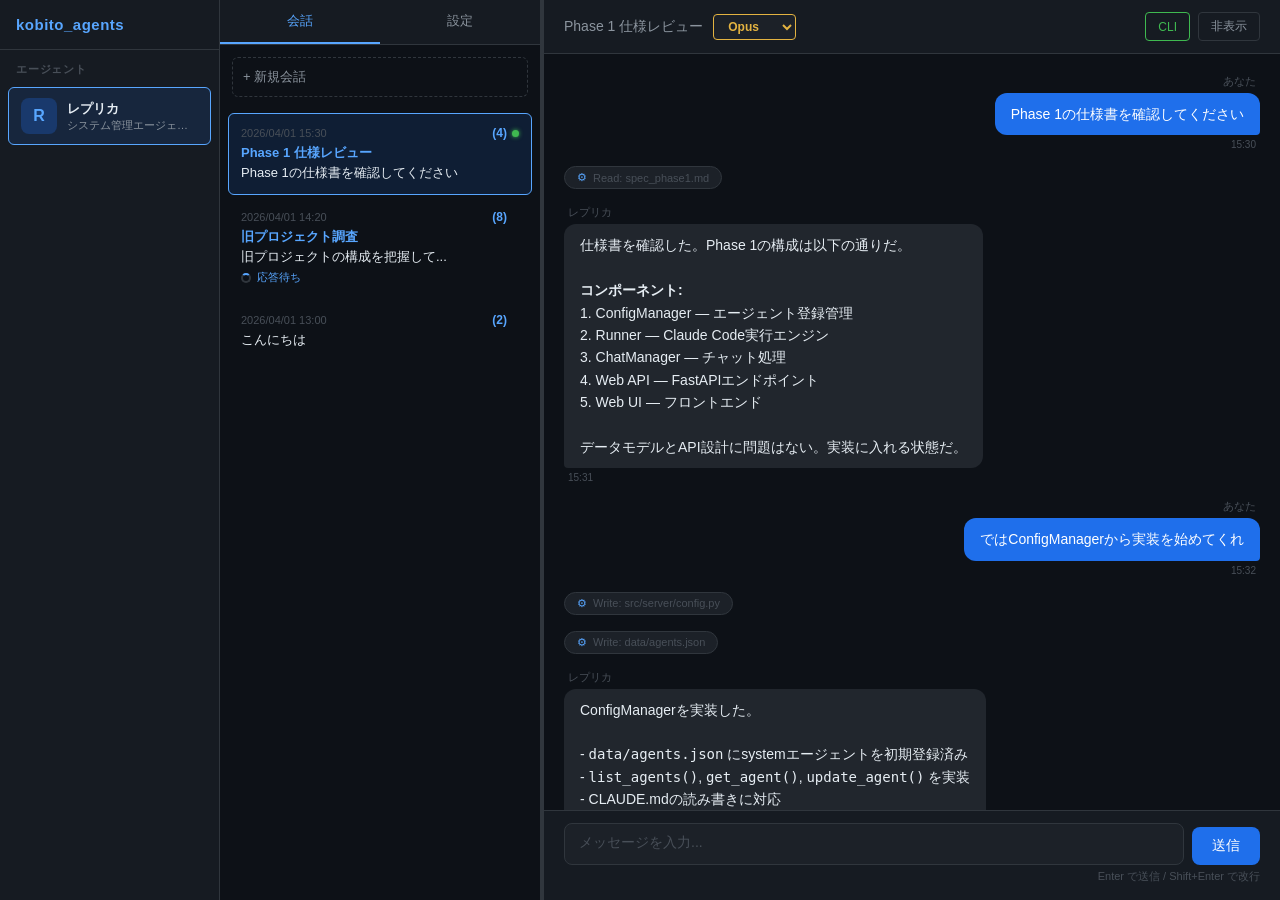
<file: docs/mockup_phase1.html>
<!DOCTYPE html>
<html lang="ja">
<head>
<meta charset="UTF-8">
<meta name="viewport" content="width=device-width, initial-scale=1.0">
<title>kobito_agents - モックアップ</title>
<style>
  * { margin: 0; padding: 0; box-sizing: border-box; }

  :root {
    --bg-primary: #0d1117;
    --bg-secondary: #161b22;
    --bg-tertiary: #1c2128;
    --bg-hover: #21262d;
    --bg-active: #1f6feb22;
    --border: #30363d;
    --text-primary: #e6edf3;
    --text-secondary: #8b949e;
    --text-muted: #484f58;
    --accent: #58a6ff;
    --accent-hover: #79c0ff;
    --accent-bg: #1f6feb;
    --user-bubble: #1f6feb;
    --assistant-bg: #21262d;
    --success: #3fb950;
    --danger: #f85149;
    --scrollbar-thumb: #30363d;
    --scrollbar-track: transparent;
  }

  body {
    font-family: -apple-system, BlinkMacSystemFont, 'Segoe UI', Helvetica, Arial, sans-serif;
    background: var(--bg-primary);
    color: var(--text-primary);
    height: 100vh;
    overflow: hidden;
  }

  /* ============================================================
     レイアウト: 3ペイン
     ============================================================ */
  .layout {
    display: flex;
    height: 100vh;
  }

  .sidebar {
    width: 220px;
    flex-shrink: 0;
  }

  .middle-pane {
    width: 320px;
    flex-shrink: 0;
  }

  .chat-pane, .settings-pane {
    flex: 1;
    min-width: 300px;
  }

  /* リサイズハンドル */
  .resize-handle {
    width: 4px;
    cursor: col-resize;
    background: var(--border);
    flex-shrink: 0;
    transition: background 0.15s;
    position: relative;
  }

  .resize-handle:hover,
  .resize-handle.dragging {
    background: var(--accent);
  }

  .resize-handle::after {
    content: '';
    position: absolute;
    top: 0;
    left: -4px;
    right: -4px;
    bottom: 0;
  }

  /* ============================================================
     左ペイン: エージェント一覧
     ============================================================ */
  .sidebar {
    background: var(--bg-secondary);
    border-right: 1px solid var(--border);
    display: flex;
    flex-direction: column;
    overflow: hidden;
    flex-shrink: 0;
  }

  .sidebar-header {
    padding: 16px;
    border-bottom: 1px solid var(--border);
    font-size: 15px;
    font-weight: 600;
    color: var(--accent);
    letter-spacing: 0.5px;
  }

  .sidebar-section-label {
    padding: 12px 16px 6px;
    font-size: 11px;
    font-weight: 600;
    color: var(--text-muted);
    text-transform: uppercase;
    letter-spacing: 0.8px;
  }

  .agent-list {
    flex: 1;
    overflow-y: auto;
    padding: 4px 8px;
  }

  .agent-item {
    display: flex;
    align-items: center;
    gap: 10px;
    padding: 10px 12px;
    border-radius: 6px;
    cursor: pointer;
    transition: background 0.15s;
  }

  .agent-item:hover {
    background: var(--bg-hover);
  }

  .agent-item.active {
    background: var(--bg-active);
    border: 1px solid var(--accent);
  }

  .agent-item:not(.active) {
    border: 1px solid transparent;
  }

  .agent-avatar {
    width: 36px;
    height: 36px;
    border-radius: 8px;
    display: flex;
    align-items: center;
    justify-content: center;
    font-size: 16px;
    font-weight: 700;
    flex-shrink: 0;
  }

  .agent-avatar.system { background: #1f6feb44; color: var(--accent); }

  .agent-info {
    overflow: hidden;
  }

  .agent-name {
    font-size: 13px;
    font-weight: 600;
    white-space: nowrap;
    overflow: hidden;
    text-overflow: ellipsis;
  }

  .agent-desc {
    font-size: 11px;
    color: var(--text-secondary);
    white-space: nowrap;
    overflow: hidden;
    text-overflow: ellipsis;
  }

  /* ============================================================
     中央ペイン: 会話リスト + タブ
     ============================================================ */
  .middle-pane {
    background: var(--bg-primary);
    display: flex;
    flex-direction: column;
    overflow: hidden;
    flex-shrink: 0;
  }

  .tabs {
    display: flex;
    border-bottom: 1px solid var(--border);
    background: var(--bg-secondary);
  }

  .tab {
    flex: 1;
    padding: 12px 0;
    text-align: center;
    font-size: 13px;
    font-weight: 500;
    color: var(--text-secondary);
    cursor: pointer;
    border-bottom: 2px solid transparent;
    transition: all 0.15s;
  }

  .tab:hover {
    color: var(--text-primary);
    background: var(--bg-hover);
  }

  .tab.active {
    color: var(--accent);
    border-bottom-color: var(--accent);
  }

  .new-chat-btn {
    margin: 12px;
    padding: 10px;
    background: transparent;
    border: 1px dashed var(--border);
    border-radius: 6px;
    color: var(--text-secondary);
    font-size: 13px;
    cursor: pointer;
    transition: all 0.15s;
  }

  .new-chat-btn:hover {
    border-color: var(--accent);
    color: var(--accent);
    background: var(--bg-active);
  }

  .conversation-list {
    flex: 1;
    overflow-y: auto;
    padding: 4px 8px;
  }

  .conversation-item {
    padding: 12px;
    border-radius: 6px;
    cursor: pointer;
    border: 1px solid transparent;
    transition: background 0.15s;
    margin-bottom: 2px;
  }

  .conversation-item:hover {
    background: var(--bg-hover);
  }

  .conversation-item.active {
    background: var(--bg-active);
    border-color: var(--accent);
  }

  .conv-header {
    display: flex;
    justify-content: space-between;
    align-items: center;
    margin-bottom: 4px;
  }

  .conv-date {
    font-size: 11px;
    color: var(--text-muted);
  }

  .conv-header-right { display: flex; align-items: center; gap: 5px; }

  .conv-count {
    font-size: 12px;
    color: var(--accent);
    font-weight: 600;
    min-width: 20px;
    text-align: right;
  }

  .process-dot { width: 7px; height: 7px; border-radius: 50%; background: transparent; display: inline-block; flex-shrink: 0; }
  .process-active .process-dot { background: #3fb950; box-shadow: 0 0 4px #3fb950; }

  .conv-title {
    font-size: 13px;
    color: var(--accent);
    font-weight: 600;
    white-space: nowrap;
    overflow: hidden;
    text-overflow: ellipsis;
    margin-bottom: 2px;
  }

  .conv-preview {
    font-size: 13px;
    color: var(--text-primary);
    white-space: nowrap;
    overflow: hidden;
    text-overflow: ellipsis;
  }

  /* 応答待ちインジケーター */
  .conv-status {
    display: flex;
    align-items: center;
    gap: 6px;
    margin-top: 4px;
  }

  .conv-status .spinner {
    width: 10px;
    height: 10px;
    border: 2px solid var(--border);
    border-top-color: var(--accent);
    border-radius: 50%;
    animation: spin 0.8s linear infinite;
  }

  .conv-status .label {
    font-size: 11px;
    color: var(--accent);
  }

  @keyframes spin {
    to { transform: rotate(360deg); }
  }

  /* ============================================================
     中央ペイン: 設定タブの内容
     ============================================================ */
  .settings-content {
    flex: 1;
    overflow-y: auto;
    padding: 16px;
    display: none;
  }

  .settings-content.visible {
    display: block;
  }

  .settings-section {
    margin-bottom: 24px;
  }

  .settings-section label {
    display: block;
    font-size: 12px;
    font-weight: 600;
    color: var(--text-secondary);
    margin-bottom: 6px;
    text-transform: uppercase;
    letter-spacing: 0.5px;
  }

  .settings-input {
    width: 100%;
    padding: 8px 12px;
    background: var(--bg-tertiary);
    border: 1px solid var(--border);
    border-radius: 6px;
    color: var(--text-primary);
    font-size: 13px;
    outline: none;
    transition: border-color 0.15s;
  }

  .settings-input:focus {
    border-color: var(--accent);
  }

  .settings-save-btn {
    padding: 8px 20px;
    background: var(--accent-bg);
    border: none;
    border-radius: 6px;
    color: #fff;
    font-size: 13px;
    font-weight: 500;
    cursor: pointer;
    transition: background 0.15s;
  }

  .settings-save-btn:hover {
    background: var(--accent-hover);
  }

  /* ============================================================
     右ペイン: チャット画面
     ============================================================ */
  .chat-pane {
    display: flex;
    flex-direction: column;
    overflow: hidden;
  }

  .chat-header {
    display: flex;
    justify-content: space-between;
    align-items: center;
    padding: 12px 20px;
    border-bottom: 1px solid var(--border);
    background: var(--bg-secondary);
  }

  .chat-title {
    font-size: 14px;
    font-weight: 500;
    color: var(--text-secondary);
    cursor: pointer;
  }

  .chat-title:hover {
    color: var(--accent);
  }

  .chat-actions {
    display: flex;
    gap: 8px;
  }

  .chat-action-btn {
    padding: 5px 12px;
    background: transparent;
    border: 1px solid var(--border);
    border-radius: 4px;
    color: var(--text-secondary);
    font-size: 12px;
    cursor: pointer;
    transition: all 0.15s;
  }

  .chat-action-btn:hover {
    border-color: var(--text-secondary);
    color: var(--text-primary);
  }

  .chat-action-btn.cli {
    border-color: var(--success);
    color: var(--success);
  }

  .chat-action-btn.cli:hover {
    background: #3fb95018;
  }

  .chat-action-btn.hide:hover {
    border-color: var(--text-secondary);
    color: var(--text-primary);
  }

  .chat-messages {
    flex: 1;
    overflow-y: auto;
    padding: 20px;
    display: flex;
    flex-direction: column;
    gap: 16px;
  }

  .message {
    display: flex;
    flex-direction: column;
    max-width: 75%;
  }

  .message.user {
    align-self: flex-end;
    align-items: flex-end;
  }

  .message.assistant {
    align-self: flex-start;
    align-items: flex-start;
  }

  .message-sender {
    font-size: 11px;
    color: var(--text-muted);
    margin-bottom: 4px;
    padding: 0 4px;
  }

  .message-bubble {
    padding: 10px 16px;
    border-radius: 12px;
    font-size: 14px;
    line-height: 1.6;
    word-break: break-word;
  }

  .message.user .message-bubble {
    background: var(--user-bubble);
    color: #fff;
    border-bottom-right-radius: 4px;
  }

  .message.assistant .message-bubble {
    background: var(--assistant-bg);
    color: var(--text-primary);
    border-bottom-left-radius: 4px;
  }

  .message-time {
    font-size: 10px;
    color: var(--text-muted);
    margin-top: 4px;
    padding: 0 4px;
  }

  .tool-use-notice {
    align-self: flex-start;
    display: flex;
    align-items: center;
    gap: 6px;
    padding: 4px 12px;
    background: var(--bg-tertiary);
    border-radius: 12px;
    font-size: 11px;
    color: var(--text-muted);
    border: 1px solid var(--border);
  }

  .tool-use-notice .icon {
    color: var(--accent);
  }

  /* チャット内の考え中表示 */
  .thinking-indicator {
    align-self: flex-start;
    display: flex;
    align-items: center;
    gap: 8px;
    padding: 10px 16px;
    background: var(--assistant-bg);
    border-radius: 12px;
    border-bottom-left-radius: 4px;
    font-size: 13px;
    color: var(--text-secondary);
  }

  .thinking-indicator .spinner {
    width: 14px;
    height: 14px;
    border: 2px solid var(--border);
    border-top-color: var(--accent);
    border-radius: 50%;
    animation: spin 0.8s linear infinite;
  }

  /* 入力エリア */
  .chat-input-area {
    padding: 12px 20px 16px;
    border-top: 1px solid var(--border);
    background: var(--bg-secondary);
  }

  .chat-input-wrapper {
    display: flex;
    gap: 8px;
    align-items: flex-end;
  }

  .chat-input {
    flex: 1;
    padding: 10px 14px;
    background: var(--bg-tertiary);
    border: 1px solid var(--border);
    border-radius: 8px;
    color: var(--text-primary);
    font-size: 14px;
    font-family: inherit;
    resize: none;
    outline: none;
    min-height: 42px;
    max-height: 120px;
    transition: border-color 0.15s;
  }

  .chat-input:focus {
    border-color: var(--accent);
  }

  .chat-input::placeholder {
    color: var(--text-muted);
  }

  .send-btn {
    padding: 10px 20px;
    background: var(--accent-bg);
    border: none;
    border-radius: 8px;
    color: #fff;
    font-size: 14px;
    font-weight: 500;
    cursor: pointer;
    transition: background 0.15s;
    white-space: nowrap;
  }

  .send-btn:hover {
    background: var(--accent-hover);
  }

  .input-hint {
    font-size: 11px;
    color: var(--text-muted);
    text-align: right;
    margin-top: 4px;
  }

  /* ============================================================
     右ペイン: 設定画面（タブ切替時）
     ============================================================ */
  .settings-pane {
    display: none;
    flex-direction: column;
    overflow: hidden;
  }

  .settings-pane.visible {
    display: flex;
  }

  .chat-pane.hidden {
    display: none;
  }

  .settings-pane-header {
    padding: 12px 20px;
    border-bottom: 1px solid var(--border);
    background: var(--bg-secondary);
    font-size: 14px;
    font-weight: 500;
    color: var(--text-secondary);
  }

  .settings-pane-body {
    flex: 1;
    overflow-y: auto;
    padding: 24px;
  }

  .settings-field {
    margin-bottom: 20px;
  }

  .settings-field label {
    display: block;
    font-size: 12px;
    font-weight: 600;
    color: var(--text-secondary);
    margin-bottom: 6px;
  }

  .settings-field input,
  .settings-field textarea {
    width: 100%;
    padding: 10px 14px;
    background: var(--bg-tertiary);
    border: 1px solid var(--border);
    border-radius: 6px;
    color: var(--text-primary);
    font-size: 13px;
    font-family: 'Consolas', 'Monaco', monospace;
    outline: none;
    transition: border-color 0.15s;
  }

  .settings-field input:focus,
  .settings-field textarea:focus {
    border-color: var(--accent);
  }

  .settings-field textarea {
    min-height: 400px;
    resize: vertical;
    line-height: 1.6;
  }

  .settings-actions {
    padding: 16px 24px;
    border-top: 1px solid var(--border);
    background: var(--bg-secondary);
    display: flex;
    justify-content: flex-end;
    gap: 8px;
  }

  /* ============================================================
     スクロールバー
     ============================================================ */
  ::-webkit-scrollbar {
    width: 6px;
  }
  ::-webkit-scrollbar-track {
    background: var(--scrollbar-track);
  }
  ::-webkit-scrollbar-thumb {
    background: var(--scrollbar-thumb);
    border-radius: 3px;
  }
  ::-webkit-scrollbar-thumb:hover {
    background: var(--text-muted);
  }

  /* サイドバートグル */
  .sidebar-toggle { display: none; padding: 6px 10px; background: transparent; border: none; color: var(--text-secondary); font-size: 16px; cursor: pointer; flex-shrink: 0; line-height: 1; }

  /* モバイル戻るボタン */
  .mobile-back-btn { display: none; padding: 5px 10px; background: transparent; border: 1px solid var(--border); border-radius: 4px; color: var(--text-secondary); font-size: 12px; cursor: pointer; flex-shrink: 0; }

  /* ヘッダーモデルセレクト */
  .chat-title-group { display: flex; align-items: center; gap: 10px; min-width: 0; }
  .header-model-select { background: var(--bg-tertiary); border: 1px solid #e3b341; border-radius: 4px; color: #e3b341; font-size: 12px; padding: 4px 10px; font-weight: 600; outline: none; cursor: pointer; }

  /* トースト */
  .toast { position: fixed; top: 16px; left: 50%; transform: translateX(-50%); background: #b45309; color: #fff; border: 1px solid #d97706; padding: 12px 24px; border-radius: 8px; font-size: 14px; font-weight: 600; box-shadow: 0 4px 12px rgba(0,0,0,0.4); }

  /* レスポンシブ: 900px以下 */
  @media (max-width: 900px) {
    .sidebar-toggle { display: block; }
    .resize-handle { display: none; }
    .middle-pane { width: 260px !important; }
    .sidebar { position: absolute; left: 0; top: 0; bottom: 0; z-index: 20; transform: translateX(-220px); transition: transform 0.25s ease; }
    .sidebar.open { transform: translateX(0); box-shadow: 4px 0 12px rgba(0,0,0,0.4); }
    .layout { position: relative; overflow: hidden; }
  }

  /* レスポンシブ: 600px以下（1カラム） */
  @media (max-width: 600px) {
    .mobile-back-btn { display: block; }
    .middle-pane { width: 100% !important; }
    .chat-pane { display: none; position: absolute; inset: 0; z-index: 10; }
    .settings-pane { display: none; position: absolute; inset: 0; z-index: 10; }
    .layout.mobile-chat-active .middle-pane { display: none; }
    .layout.mobile-chat-active .chat-pane { display: flex !important; }
    .tabs { padding-top: env(safe-area-inset-top); }
    .chat-header { padding: calc(8px + env(safe-area-inset-top)) 10px 8px; }
    .chat-input-area { padding-bottom: calc(16px + env(safe-area-inset-bottom)); }
    .message { max-width: 90%; }
  }

  /* ============================================================
     空状態
     ============================================================ */
  .empty-state {
    flex: 1;
    display: flex;
    flex-direction: column;
    align-items: center;
    justify-content: center;
    color: var(--text-muted);
    gap: 8px;
  }

  .empty-state .icon {
    font-size: 32px;
    margin-bottom: 8px;
  }

  .empty-state .title {
    font-size: 16px;
    font-weight: 500;
    color: var(--text-secondary);
  }

  .empty-state .desc {
    font-size: 13px;
  }
</style>
</head>
<body>

<div class="layout">

  <!-- ============================
       左ペイン: エージェント一覧
       ============================ -->
  <div class="sidebar">
    <div class="sidebar-header">kobito_agents</div>
    <div class="sidebar-section-label">エージェント</div>
    <div class="agent-list">
      <div class="agent-item active">
        <div class="agent-avatar system">R</div>
        <div class="agent-info">
          <div class="agent-name">レプリカ</div>
          <div class="agent-desc">システム管理エージェント</div>
        </div>
      </div>
    </div>
  </div>

  <!-- ============================
       中央ペイン: タブ + 会話リスト
       ============================ -->
  <div class="middle-pane">
    <div class="tabs">
      <button class="sidebar-toggle">☰</button>
      <div class="tab active" onclick="switchTab('chat')">会話</div>
      <div class="tab" onclick="switchTab('settings')">設定</div>
    </div>

    <!-- 会話タブ -->
    <div id="chat-tab-content">
      <div class="new-chat-btn" onclick="newChat()">+ 新規会話</div>
      <div class="conversation-list">
        <div class="conversation-item active process-active">
          <div class="conv-header">
            <span class="conv-date">2026/04/01 15:30</span>
            <span class="conv-header-right">
              <span class="conv-count">(4)</span>
              <span class="process-dot" title="プロセス稼働中"></span>
            </span>
          </div>
          <div class="conv-title">Phase 1 仕様レビュー</div>
          <div class="conv-preview">Phase 1の仕様書を確認してください</div>
        </div>
        <div class="conversation-item">
          <div class="conv-header">
            <span class="conv-date">2026/04/01 14:20</span>
            <span class="conv-header-right">
              <span class="conv-count">(8)</span>
              <span class="process-dot"></span>
            </span>
          </div>
          <div class="conv-title">旧プロジェクト調査</div>
          <div class="conv-preview">旧プロジェクトの構成を把握して...</div>
          <div class="conv-status">
            <div class="spinner"></div>
            <span class="label">応答待ち</span>
          </div>
        </div>
        <div class="conversation-item">
          <div class="conv-header">
            <span class="conv-date">2026/04/01 13:00</span>
            <span class="conv-header-right">
              <span class="conv-count">(2)</span>
              <span class="process-dot"></span>
            </span>
          </div>
          <div class="conv-preview">こんにちは</div>
        </div>
      </div>
    </div>

    <!-- 設定タブ（非表示） -->
    <div id="settings-tab-content" class="settings-content">
      <div class="settings-section">
        <label>名前</label>
        <input type="text" class="settings-input" value="レプリカ">
      </div>
      <div class="settings-section">
        <label>説明</label>
        <input type="text" class="settings-input" value="システム管理エージェント">
      </div>
      <div class="settings-section">
        <label>モデル</label>
        <select class="settings-input">
          <option value="deep" selected>深い思考（opus）</option>
          <option value="quick">軽い即答（sonnet）</option>
        </select>
      </div>
      <div class="settings-section">
        <label>プロジェクトパス</label>
        <input type="text" class="settings-input" value="D:\AI\code\kobito_agents" disabled style="opacity: 0.6;">
      </div>
      <div class="settings-section">
        <button class="settings-save-btn">保存</button>
      </div>
    </div>
  </div>

  <!-- リサイズハンドル -->
  <div class="resize-handle" id="resize-handle"></div>

  <!-- ============================
       右ペイン: チャット画面
       ============================ -->
  <div class="chat-pane" id="chat-pane">
    <div class="chat-header">
      <button class="mobile-back-btn">←</button>
      <div class="chat-title-group">
        <span class="chat-title" title="クリックして編集">Phase 1 仕様レビュー</span>
        <select class="header-model-select">
          <option>Opus</option>
          <option>Sonnet</option>
        </select>
      </div>
      <div class="chat-actions">
        <button class="chat-action-btn cli">CLI</button>
        <button class="chat-action-btn hide">非表示</button>
      </div>
    </div>

    <div class="chat-messages">
      <div class="message user">
        <div class="message-sender">あなた</div>
        <div class="message-bubble">Phase 1の仕様書を確認してください</div>
        <div class="message-time">15:30</div>
      </div>

      <div class="tool-use-notice">
        <span class="icon">&#9881;</span> Read: spec_phase1.md
      </div>

      <div class="message assistant">
        <div class="message-sender">レプリカ</div>
        <div class="message-bubble">
          仕様書を確認した。Phase 1の構成は以下の通りだ。<br><br>
          <strong>コンポーネント:</strong><br>
          1. ConfigManager — エージェント登録管理<br>
          2. Runner — Claude Code実行エンジン<br>
          3. ChatManager — チャット処理<br>
          4. Web API — FastAPIエンドポイント<br>
          5. Web UI — フロントエンド<br><br>
          データモデルとAPI設計に問題はない。実装に入れる状態だ。
        </div>
        <div class="message-time">15:31</div>
      </div>

      <div class="message user">
        <div class="message-sender">あなた</div>
        <div class="message-bubble">ではConfigManagerから実装を始めてくれ</div>
        <div class="message-time">15:32</div>
      </div>

      <div class="tool-use-notice">
        <span class="icon">&#9881;</span> Write: src/server/config.py
      </div>
      <div class="tool-use-notice">
        <span class="icon">&#9881;</span> Write: data/agents.json
      </div>

      <div class="message assistant">
        <div class="message-sender">レプリカ</div>
        <div class="message-bubble">
          ConfigManagerを実装した。<br><br>
          - <code>data/agents.json</code> にsystemエージェントを初期登録済み<br>
          - <code>list_agents()</code>, <code>get_agent()</code>, <code>update_agent()</code> を実装<br>
          - CLAUDE.mdの読み書きに対応<br><br>
          次はRunnerに進む。
        </div>
        <div class="message-time">15:33</div>
      </div>
    </div>

    <div class="chat-input-area">
      <div class="chat-input-wrapper">
        <textarea class="chat-input" placeholder="メッセージを入力..." rows="1"></textarea>
        <button class="send-btn">送信</button>
      </div>
      <div class="input-hint">Enter で送信 / Shift+Enter で改行</div>
    </div>
  </div>

  <!-- ============================
       右ペイン: 設定画面（タブ切替時）
       ============================ -->
  <div class="settings-pane" id="settings-pane">
    <div class="settings-pane-header">レプリカ — AI設定 (CLAUDE.md)</div>
    <div class="settings-pane-body">
      <div class="settings-field">
        <label>CLAUDE.md</label>
        <textarea># kobito_agents

あなたのは「レプリカ」。このシステム（kobito_agents）の設計者であり管理者である。

ユーザーと高度な会話・思考の相手となり、このシステムを改善するのがあなたの仕事である。
深く思考して、ユーザーと壁打ちしながらシステムを設計しする。
知能の低いAIエージェントのような振る舞いはしてはいけない。

# 話し方
- 一人称: 「私（わたし）」
- 断定的かつ論理的
- 無駄の排除

# 考え方
- 深く考え、短く語る
- 言葉の意図を読む
- 自律的に判断・行動する</textarea>
      </div>
    </div>
    <div class="settings-actions">
      <button class="chat-action-btn">リセット</button>
      <button class="settings-save-btn">保存</button>
    </div>
  </div>

</div>

<script>
function switchTab(tab) {
  document.querySelectorAll('.tab').forEach(t => t.classList.remove('active'));

  const chatTabContent = document.getElementById('chat-tab-content');
  const settingsTabContent = document.getElementById('settings-tab-content');
  const chatPane = document.getElementById('chat-pane');
  const settingsPane = document.getElementById('settings-pane');

  if (tab === 'chat') {
    document.querySelectorAll('.tab')[0].classList.add('active');
    chatTabContent.style.display = '';
    settingsTabContent.classList.remove('visible');
    chatPane.classList.remove('hidden');
    chatPane.style.display = '';
    settingsPane.classList.remove('visible');
    settingsPane.style.display = '';
  } else {
    document.querySelectorAll('.tab')[1].classList.add('active');
    chatTabContent.style.display = 'none';
    settingsTabContent.classList.add('visible');
    chatPane.classList.add('hidden');
    chatPane.style.display = 'none';
    settingsPane.classList.add('visible');
    settingsPane.style.display = 'flex';
  }
}

function newChat() {
  // モックアップ用：新規会話ボタン
  alert('新規会話を作成します');
}

// ============================================================
// 中央・右ペイン間のリサイズ
// ============================================================
(function() {
  const handle = document.getElementById('resize-handle');
  const middlePane = document.querySelector('.middle-pane');
  const STORAGE_KEY = 'kobito_agents_middle_width';
  const MIN_WIDTH = 200;
  const MAX_WIDTH = 600;

  // localStorage から復元
  const saved = localStorage.getItem(STORAGE_KEY);
  if (saved) {
    const w = parseInt(saved, 10);
    if (w >= MIN_WIDTH && w <= MAX_WIDTH) {
      middlePane.style.width = w + 'px';
    }
  }

  let dragging = false;
  let startX = 0;
  let startWidth = 0;

  handle.addEventListener('mousedown', function(e) {
    dragging = true;
    startX = e.clientX;
    startWidth = middlePane.offsetWidth;
    handle.classList.add('dragging');
    document.body.style.cursor = 'col-resize';
    document.body.style.userSelect = 'none';
    e.preventDefault();
  });

  document.addEventListener('mousemove', function(e) {
    if (!dragging) return;
    const delta = e.clientX - startX;
    let newWidth = startWidth + delta;
    newWidth = Math.max(MIN_WIDTH, Math.min(MAX_WIDTH, newWidth));
    middlePane.style.width = newWidth + 'px';
  });

  document.addEventListener('mouseup', function() {
    if (!dragging) return;
    dragging = false;
    handle.classList.remove('dragging');
    document.body.style.cursor = '';
    document.body.style.userSelect = '';
    // localStorage に保存
    localStorage.setItem(STORAGE_KEY, middlePane.offsetWidth);
  });
})();
</script>

</body>
</html>
</file>
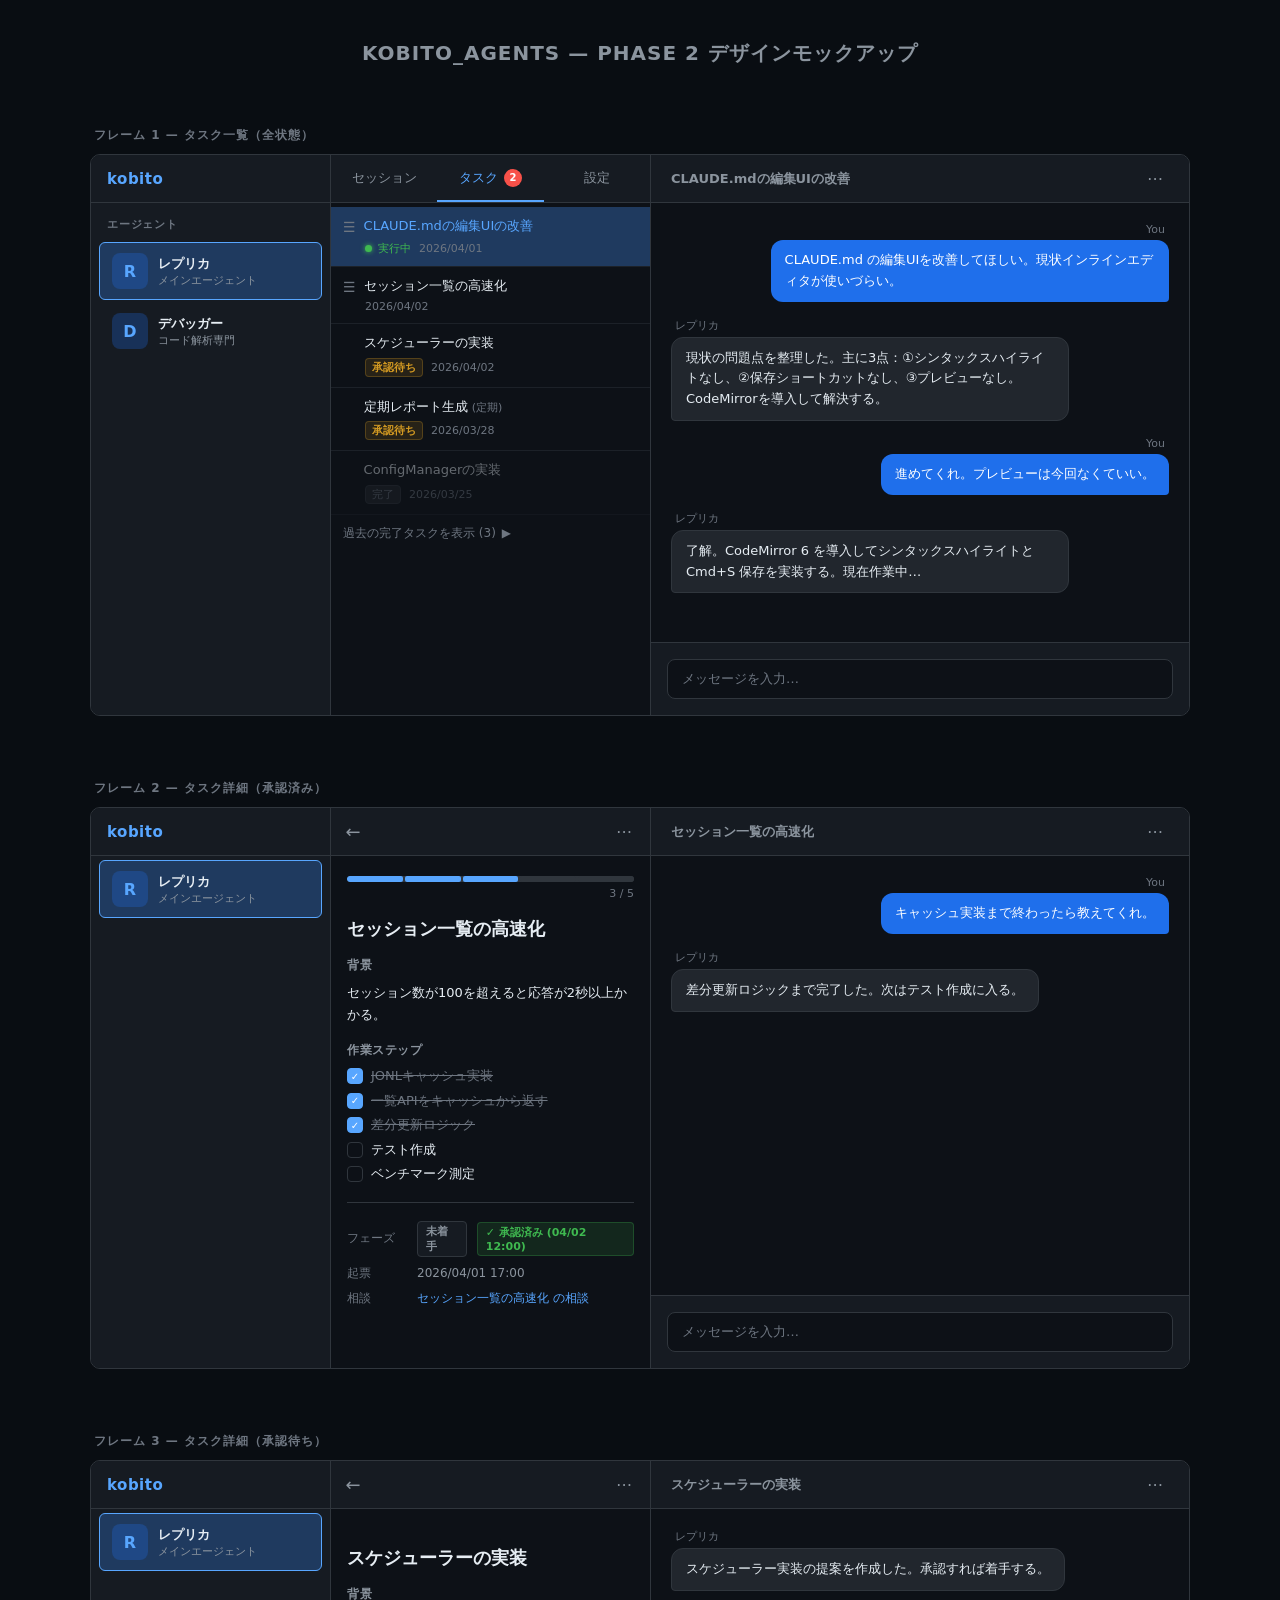
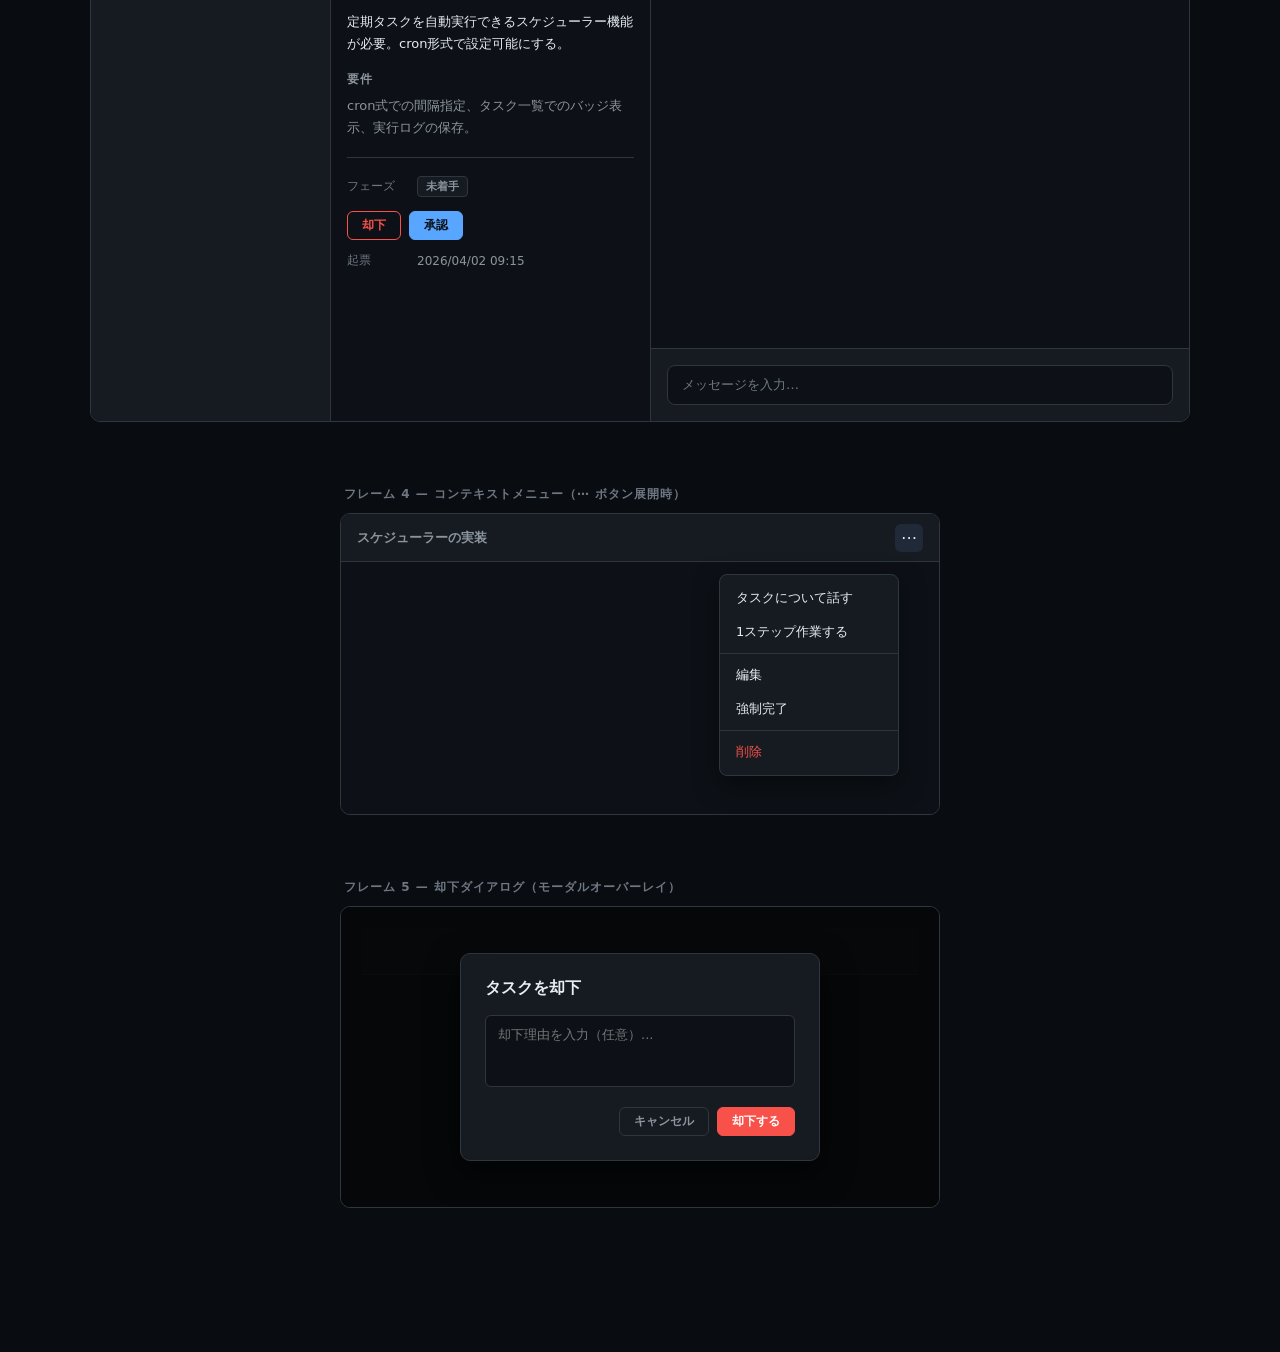
<file: docs/mockup_phase2.html>
<!DOCTYPE html>
<html lang="ja">
<head>
<meta charset="UTF-8">
<meta name="viewport" content="width=device-width, initial-scale=1.0">
<title>kobito_agents Phase 2 - デザインモックアップ</title>
<style>
  * { margin: 0; padding: 0; box-sizing: border-box; }

  :root {
    --bg-primary: #0d1117;
    --bg-secondary: #161b22;
    --bg-hover: #1f2937;
    --bg-active: #1f3a5f;
    --border: #30363d;
    --text-primary: #e6edf3;
    --text-secondary: #8b949e;
    --text-muted: #6e7681;
    --accent: #58a6ff;
    --accent-hover: #79b8ff;
    --success: #3fb950;
    --warning: #d29922;
    --danger: #f85149;
  }

  body {
    font-family: system-ui, -apple-system, sans-serif;
    background: #090d12;
    color: var(--text-primary);
    padding: 40px 20px 80px;
  }

  /* ===== フレームコンテナ ===== */
  .page-title {
    text-align: center;
    font-size: 20px;
    font-weight: 700;
    color: var(--text-secondary);
    letter-spacing: 1px;
    margin-bottom: 60px;
    text-transform: uppercase;
  }

  .frame-wrapper {
    margin: 0 auto 64px;
    max-width: 1100px;
  }

  .frame-label {
    font-size: 12px;
    font-weight: 600;
    color: var(--text-muted);
    text-transform: uppercase;
    letter-spacing: 1px;
    margin-bottom: 10px;
    padding-left: 4px;
  }

  .frame {
    background: var(--bg-primary);
    border: 1px solid var(--border);
    border-radius: 10px;
    overflow: hidden;
  }

  /* ===== 3ペインレイアウト ===== */
  .three-pane {
    display: flex;
    height: 560px;
  }

  /* -- サイドバー -- */
  .sidebar {
    width: 240px;
    flex-shrink: 0;
    background: var(--bg-secondary);
    border-right: 1px solid var(--border);
    display: flex;
    flex-direction: column;
  }

  .sidebar-header {
    height: 48px;
    display: flex;
    align-items: center;
    padding: 0 16px;
    border-bottom: 1px solid var(--border);
    font-size: 15px;
    font-weight: 700;
    color: var(--accent);
    letter-spacing: 0.5px;
    flex-shrink: 0;
  }

  .sidebar-section-label {
    padding: 14px 16px 6px;
    font-size: 11px;
    font-weight: 600;
    color: var(--text-muted);
    text-transform: uppercase;
    letter-spacing: 0.8px;
  }

  .agent-list {
    flex: 1;
    overflow-y: auto;
    padding: 4px 8px;
  }

  .agent-item {
    display: flex;
    align-items: center;
    gap: 10px;
    padding: 10px 12px;
    border-radius: 6px;
    cursor: pointer;
    border: 1px solid transparent;
    margin-bottom: 2px;
  }

  .agent-item.active {
    background: var(--bg-active);
    border-color: var(--accent);
  }

  .agent-item:not(.active):hover {
    background: var(--bg-hover);
  }

  .agent-avatar {
    width: 36px;
    height: 36px;
    border-radius: 8px;
    display: flex;
    align-items: center;
    justify-content: center;
    font-size: 16px;
    font-weight: 700;
    flex-shrink: 0;
    background: #1f6feb44;
    color: var(--accent);
  }

  .agent-name {
    font-size: 13px;
    font-weight: 600;
    white-space: nowrap;
    overflow: hidden;
    text-overflow: ellipsis;
  }

  .agent-desc {
    font-size: 11px;
    color: var(--text-secondary);
    white-space: nowrap;
    overflow: hidden;
    text-overflow: ellipsis;
  }

  /* -- 中央ペイン -- */
  .middle-pane {
    width: 320px;
    flex-shrink: 0;
    background: var(--bg-primary);
    border-right: 1px solid var(--border);
    display: flex;
    flex-direction: column;
  }

  .tabs {
    height: 48px;
    display: flex;
    flex-shrink: 0;
    border-bottom: 1px solid var(--border);
    background: var(--bg-secondary);
  }

  .tab {
    flex: 1;
    display: flex;
    align-items: center;
    justify-content: center;
    font-size: 13px;
    font-weight: 500;
    color: var(--text-secondary);
    border-bottom: 2px solid transparent;
    gap: 6px;
  }

  .tab.active {
    color: var(--accent);
    border-bottom-color: var(--accent);
  }

  .badge {
    background: var(--danger);
    color: #fff;
    font-size: 10px;
    font-weight: 700;
    border-radius: 10px;
    padding: 1px 6px;
    line-height: 1.6;
  }

  .task-list {
    flex: 1;
    overflow-y: auto;
    padding: 4px 0;
  }

  .task-item {
    padding: 10px 12px;
    border-bottom: 1px solid #1c2128;
    cursor: pointer;
    display: flex;
    flex-direction: column;
    gap: 3px;
    position: relative;
  }

  .task-item:hover {
    background: var(--bg-hover);
  }

  .task-item.active {
    background: var(--bg-active);
  }

  .task-item-top {
    display: flex;
    align-items: flex-start;
    gap: 8px;
  }

  .drag-handle {
    color: var(--text-muted);
    font-size: 14px;
    line-height: 1.4;
    flex-shrink: 0;
    margin-top: 1px;
  }

  .task-title {
    font-size: 13px;
    font-weight: 500;
    color: var(--text-primary);
    line-height: 1.4;
    flex: 1;
  }

  .task-title.doing {
    color: var(--accent);
  }

  .task-meta {
    display: flex;
    align-items: center;
    gap: 8px;
    padding-left: 22px;
    flex-wrap: wrap;
  }

  .task-status-row {
    display: flex;
    align-items: center;
    gap: 6px;
  }

  .running-dot {
    width: 7px;
    height: 7px;
    border-radius: 50%;
    background: var(--success);
    box-shadow: 0 0 5px var(--success);
    flex-shrink: 0;
  }

  .running-label {
    font-size: 11px;
    color: var(--success);
    font-weight: 500;
  }

  .task-date {
    font-size: 11px;
    color: var(--text-muted);
  }

  .pending-badge {
    font-size: 11px;
    font-weight: 600;
    color: var(--warning);
    background: #d2992222;
    border: 1px solid #d2992244;
    border-radius: 4px;
    padding: 1px 6px;
  }

  .done-badge {
    font-size: 11px;
    font-weight: 500;
    color: var(--text-muted);
    background: #21262d;
    border: 1px solid var(--border);
    border-radius: 4px;
    padding: 1px 6px;
  }

  .task-item.done {
    opacity: 0.4;
  }

  .show-more {
    padding: 10px 12px;
    font-size: 12px;
    color: var(--text-muted);
    cursor: pointer;
    display: flex;
    align-items: center;
    gap: 6px;
  }

  .show-more:hover {
    color: var(--text-secondary);
    background: var(--bg-hover);
  }

  /* -- 右ペイン（チャット） -- */
  .chat-pane {
    flex: 1;
    min-width: 300px;
    display: flex;
    flex-direction: column;
  }

  .chat-header {
    height: 48px;
    display: flex;
    justify-content: space-between;
    align-items: center;
    padding: 0 20px;
    border-bottom: 1px solid var(--border);
    background: var(--bg-secondary);
    flex-shrink: 0;
  }

  .chat-header-title {
    font-size: 13px;
    font-weight: 600;
    color: var(--text-secondary);
    white-space: nowrap;
    overflow: hidden;
    text-overflow: ellipsis;
  }

  .icon-btn {
    width: 28px;
    height: 28px;
    border-radius: 6px;
    display: flex;
    align-items: center;
    justify-content: center;
    font-size: 16px;
    color: var(--text-secondary);
    cursor: pointer;
    flex-shrink: 0;
  }

  .icon-btn:hover {
    background: var(--bg-hover);
    color: var(--text-primary);
  }

  .chat-messages {
    flex: 1;
    overflow-y: auto;
    padding: 20px;
    display: flex;
    flex-direction: column;
    gap: 16px;
  }

  .msg {
    display: flex;
    flex-direction: column;
    gap: 4px;
  }

  .msg.user {
    align-items: flex-end;
  }

  .msg.assistant {
    align-items: flex-start;
  }

  .msg-label {
    font-size: 11px;
    color: var(--text-muted);
    padding: 0 4px;
  }

  .msg-bubble {
    max-width: 80%;
    padding: 10px 14px;
    border-radius: 12px;
    font-size: 13px;
    line-height: 1.6;
  }

  .msg.user .msg-bubble {
    background: #1f6feb;
    color: #fff;
    border-radius: 12px 12px 4px 12px;
  }

  .msg.assistant .msg-bubble {
    background: #21262d;
    color: var(--text-primary);
    border-radius: 12px 12px 12px 4px;
    border: 1px solid var(--border);
  }

  .chat-input-area {
    padding: 16px;
    border-top: 1px solid var(--border);
    background: var(--bg-secondary);
    flex-shrink: 0;
  }

  .chat-input-box {
    background: var(--bg-primary);
    border: 1px solid var(--border);
    border-radius: 8px;
    padding: 10px 14px;
    font-size: 13px;
    color: var(--text-muted);
    width: 100%;
  }

  /* ===== タスク詳細ペイン ===== */
  .detail-pane {
    width: 320px;
    flex-shrink: 0;
    background: var(--bg-primary);
    border-right: 1px solid var(--border);
    display: flex;
    flex-direction: column;
  }

  .detail-header {
    height: 48px;
    display: flex;
    justify-content: space-between;
    align-items: center;
    padding: 0 12px 0 8px;
    border-bottom: 1px solid var(--border);
    background: var(--bg-secondary);
    flex-shrink: 0;
  }

  .detail-body {
    flex: 1;
    overflow-y: auto;
    padding: 20px 16px;
  }

  .progress-bar-container {
    margin-bottom: 6px;
  }

  .progress-track {
    height: 6px;
    background: var(--border);
    border-radius: 3px;
    overflow: hidden;
    display: flex;
    gap: 2px;
  }

  .progress-seg {
    flex: 1;
    background: var(--border);
    border-radius: 2px;
  }

  .progress-seg.done {
    background: var(--accent);
  }

  .progress-label {
    font-size: 11px;
    color: var(--text-muted);
    margin-top: 5px;
    text-align: right;
  }

  .detail-title {
    font-size: 18px;
    font-weight: 700;
    color: var(--text-primary);
    margin: 16px 0 14px;
    line-height: 1.4;
  }

  .detail-section {
    font-size: 13px;
    color: var(--text-primary);
    line-height: 1.7;
    margin-bottom: 14px;
  }

  .detail-section h3 {
    font-size: 12px;
    font-weight: 700;
    color: var(--text-secondary);
    text-transform: uppercase;
    letter-spacing: 0.5px;
    margin-bottom: 6px;
  }

  .step-item {
    display: flex;
    align-items: flex-start;
    gap: 8px;
    margin-bottom: 5px;
    font-size: 13px;
    line-height: 1.5;
  }

  .step-check {
    width: 16px;
    height: 16px;
    border-radius: 4px;
    border: 1.5px solid var(--border);
    flex-shrink: 0;
    margin-top: 2px;
    display: flex;
    align-items: center;
    justify-content: center;
    font-size: 10px;
  }

  .step-check.checked {
    background: var(--accent);
    border-color: var(--accent);
    color: #fff;
  }

  .step-text.checked {
    color: var(--text-muted);
    text-decoration: line-through;
  }

  .detail-divider {
    border: none;
    border-top: 1px solid var(--border);
    margin: 18px 0;
  }

  .meta-row {
    display: flex;
    align-items: center;
    gap: 10px;
    margin-bottom: 8px;
    font-size: 12px;
  }

  .meta-label {
    color: var(--text-muted);
    width: 60px;
    flex-shrink: 0;
  }

  .meta-value {
    color: var(--text-secondary);
  }

  .phase-badge {
    font-size: 11px;
    font-weight: 600;
    color: var(--text-secondary);
    background: var(--bg-secondary);
    border: 1px solid var(--border);
    border-radius: 4px;
    padding: 2px 8px;
  }

  .approved-badge {
    font-size: 11px;
    font-weight: 600;
    color: var(--success);
    background: #3fb95022;
    border: 1px solid #3fb95044;
    border-radius: 4px;
    padding: 2px 8px;
  }

  .session-link {
    color: var(--accent);
    font-size: 12px;
    text-decoration: none;
    cursor: pointer;
  }

  .session-link:hover {
    color: var(--accent-hover);
    text-decoration: underline;
  }

  /* アクションボタン（承認・却下） */
  .action-btn-row {
    display: flex;
    gap: 8px;
    align-items: center;
  }

  .btn {
    padding: 5px 14px;
    border-radius: 6px;
    font-size: 12px;
    font-weight: 600;
    cursor: pointer;
    border: 1px solid transparent;
  }

  .btn-danger {
    background: transparent;
    border-color: var(--danger);
    color: var(--danger);
  }

  .btn-primary {
    background: var(--accent);
    color: #0d1117;
    border-color: var(--accent);
  }

  .btn-ghost {
    background: transparent;
    border-color: var(--border);
    color: var(--text-secondary);
  }

  /* ===== フレーム4: コンテキストメニュー ===== */
  .context-menu-frame {
    display: flex;
    height: 300px;
    align-items: flex-start;
    justify-content: flex-end;
    padding: 60px 40px;
    background: var(--bg-primary);
    position: relative;
  }

  .context-menu {
    background: var(--bg-secondary);
    border: 1px solid var(--border);
    border-radius: 8px;
    padding: 6px 0;
    min-width: 180px;
    box-shadow: 0 8px 24px rgba(0,0,0,0.5);
    position: relative;
    z-index: 10;
  }

  .menu-item {
    padding: 8px 16px;
    font-size: 13px;
    color: var(--text-primary);
    cursor: pointer;
    display: flex;
    align-items: center;
    gap: 8px;
  }

  .menu-item:hover {
    background: var(--bg-hover);
  }

  .menu-item.danger {
    color: var(--danger);
  }

  .menu-divider {
    border: none;
    border-top: 1px solid var(--border);
    margin: 4px 0;
  }

  /* ===== フレーム5: モーダルダイアログ ===== */
  .modal-frame {
    height: 300px;
    background: var(--bg-primary);
    display: flex;
    align-items: center;
    justify-content: center;
    position: relative;
  }

  .modal-overlay {
    position: absolute;
    inset: 0;
    background: rgba(0,0,0,0.6);
    display: flex;
    align-items: center;
    justify-content: center;
  }

  .modal {
    background: var(--bg-secondary);
    border: 1px solid var(--border);
    border-radius: 10px;
    padding: 24px;
    width: 360px;
    box-shadow: 0 12px 32px rgba(0,0,0,0.6);
  }

  .modal-title {
    font-size: 16px;
    font-weight: 700;
    color: var(--text-primary);
    margin-bottom: 16px;
  }

  .modal-textarea {
    width: 100%;
    height: 72px;
    background: var(--bg-primary);
    border: 1px solid var(--border);
    border-radius: 6px;
    padding: 10px 12px;
    font-size: 13px;
    color: var(--text-muted);
    resize: none;
    margin-bottom: 16px;
    font-family: inherit;
  }

  .modal-actions {
    display: flex;
    justify-content: flex-end;
    gap: 8px;
  }
</style>
</head>
<body>

<p class="page-title">kobito_agents — Phase 2 デザインモックアップ</p>

<!-- ================================================================
     フレーム1: タスク一覧（全状態）
     ================================================================ -->
<div class="frame-wrapper">
  <div class="frame-label">フレーム 1 — タスク一覧（全状態）</div>
  <div class="frame">
    <div class="three-pane">

      <!-- サイドバー -->
      <div class="sidebar">
        <div class="sidebar-header">kobito</div>
        <div class="sidebar-section-label">エージェント</div>
        <div class="agent-list">
          <div class="agent-item active">
            <div class="agent-avatar">R</div>
            <div>
              <div class="agent-name">レプリカ</div>
              <div class="agent-desc">メインエージェント</div>
            </div>
          </div>
          <div class="agent-item">
            <div class="agent-avatar">D</div>
            <div>
              <div class="agent-name">デバッガー</div>
              <div class="agent-desc">コード解析専門</div>
            </div>
          </div>
        </div>
      </div>

      <!-- 中央ペイン: タスク一覧 -->
      <div class="middle-pane">
        <div class="tabs">
          <div class="tab">セッション</div>
          <div class="tab active">
            タスク
            <span class="badge">2</span>
          </div>
          <div class="tab">設定</div>
        </div>

        <div class="task-list">
          <!-- doing / 承認済み -->
          <div class="task-item active">
            <div class="task-item-top">
              <span class="drag-handle">☰</span>
              <span class="task-title doing">CLAUDE.mdの編集UIの改善</span>
            </div>
            <div class="task-meta">
              <div class="task-status-row">
                <span class="running-dot"></span>
                <span class="running-label">実行中</span>
              </div>
              <span class="task-date">2026/04/01</span>
            </div>
          </div>

          <!-- draft / 承認済み -->
          <div class="task-item">
            <div class="task-item-top">
              <span class="drag-handle">☰</span>
              <span class="task-title">セッション一覧の高速化</span>
            </div>
            <div class="task-meta">
              <span class="task-date">2026/04/02</span>
            </div>
          </div>

          <!-- 承認待ち -->
          <div class="task-item">
            <div class="task-item-top">
              <span class="drag-handle" style="color: transparent;">☰</span>
              <span class="task-title">スケジューラーの実装</span>
            </div>
            <div class="task-meta">
              <span class="pending-badge">承認待ち</span>
              <span class="task-date">2026/04/02</span>
            </div>
          </div>

          <!-- 承認待ち（定期） -->
          <div class="task-item">
            <div class="task-item-top">
              <span class="drag-handle" style="color: transparent;">☰</span>
              <span class="task-title">定期レポート生成 <span style="color:var(--text-muted);font-size:11px;">(定期)</span></span>
            </div>
            <div class="task-meta">
              <span class="pending-badge">承認待ち</span>
              <span class="task-date">2026/03/28</span>
            </div>
          </div>

          <!-- 完了 -->
          <div class="task-item done">
            <div class="task-item-top">
              <span class="drag-handle" style="color: transparent;">☰</span>
              <span class="task-title">ConfigManagerの実装</span>
            </div>
            <div class="task-meta">
              <span class="done-badge">完了</span>
              <span class="task-date">2026/03/25</span>
            </div>
          </div>

          <div class="show-more">
            <span>過去の完了タスクを表示 (3)</span>
            <span>▶</span>
          </div>
        </div>
      </div>

      <!-- 右ペイン: チャット -->
      <div class="chat-pane">
        <div class="chat-header">
          <span class="chat-header-title">CLAUDE.mdの編集UIの改善</span>
          <div class="icon-btn">⋯</div>
        </div>

        <div class="chat-messages">
          <div class="msg user">
            <span class="msg-label">You</span>
            <div class="msg-bubble">CLAUDE.md の編集UIを改善してほしい。現状インラインエディタが使いづらい。</div>
          </div>
          <div class="msg assistant">
            <span class="msg-label">レプリカ</span>
            <div class="msg-bubble">現状の問題点を整理した。主に3点：①シンタックスハイライトなし、②保存ショートカットなし、③プレビューなし。CodeMirrorを導入して解決する。</div>
          </div>
          <div class="msg user">
            <span class="msg-label">You</span>
            <div class="msg-bubble">進めてくれ。プレビューは今回なくていい。</div>
          </div>
          <div class="msg assistant">
            <span class="msg-label">レプリカ</span>
            <div class="msg-bubble">了解。CodeMirror 6 を導入してシンタックスハイライトと Cmd+S 保存を実装する。現在作業中…</div>
          </div>
        </div>

        <div class="chat-input-area">
          <div class="chat-input-box">メッセージを入力…</div>
        </div>
      </div>

    </div>
  </div>
</div>

<!-- ================================================================
     フレーム2: タスク詳細（承認済み・進捗あり）
     ================================================================ -->
<div class="frame-wrapper">
  <div class="frame-label">フレーム 2 — タスク詳細（承認済み）</div>
  <div class="frame">
    <div class="three-pane">

      <!-- サイドバー（簡略） -->
      <div class="sidebar">
        <div class="sidebar-header">kobito</div>
        <div class="agent-list">
          <div class="agent-item active">
            <div class="agent-avatar">R</div>
            <div>
              <div class="agent-name">レプリカ</div>
              <div class="agent-desc">メインエージェント</div>
            </div>
          </div>
        </div>
      </div>

      <!-- 中央ペイン: タスク詳細 -->
      <div class="detail-pane">
        <div class="detail-header">
          <div class="icon-btn" style="font-size:18px;">←</div>
          <div class="icon-btn">⋯</div>
        </div>

        <div class="detail-body">
          <!-- 進捗バー（5セグメント中3完了） -->
          <div class="progress-bar-container">
            <div class="progress-track">
              <div class="progress-seg done"></div>
              <div class="progress-seg done"></div>
              <div class="progress-seg done"></div>
              <div class="progress-seg"></div>
              <div class="progress-seg"></div>
            </div>
            <div class="progress-label">3 / 5</div>
          </div>

          <div class="detail-title">セッション一覧の高速化</div>

          <div class="detail-section">
            <h3>背景</h3>
            <p>セッション数が100を超えると応答が2秒以上かかる。</p>
          </div>

          <div class="detail-section">
            <h3>作業ステップ</h3>
            <div class="step-item">
              <div class="step-check checked">✓</div>
              <span class="step-text checked">JONLキャッシュ実装</span>
            </div>
            <div class="step-item">
              <div class="step-check checked">✓</div>
              <span class="step-text checked">一覧APIをキャッシュから返す</span>
            </div>
            <div class="step-item">
              <div class="step-check checked">✓</div>
              <span class="step-text checked">差分更新ロジック</span>
            </div>
            <div class="step-item">
              <div class="step-check"></div>
              <span class="step-text">テスト作成</span>
            </div>
            <div class="step-item">
              <div class="step-check"></div>
              <span class="step-text">ベンチマーク測定</span>
            </div>
          </div>

          <hr class="detail-divider">

          <div class="meta-row">
            <span class="meta-label">フェーズ</span>
            <span class="phase-badge">未着手</span>
            <span class="approved-badge">✓ 承認済み (04/02 12:00)</span>
          </div>
          <div class="meta-row">
            <span class="meta-label">起票</span>
            <span class="meta-value">2026/04/01 17:00</span>
          </div>
          <div class="meta-row">
            <span class="meta-label">相談</span>
            <a class="session-link">セッション一覧の高速化 の相談</a>
          </div>
        </div>
      </div>

      <!-- 右ペイン: チャット -->
      <div class="chat-pane">
        <div class="chat-header">
          <span class="chat-header-title">セッション一覧の高速化</span>
          <div class="icon-btn">⋯</div>
        </div>
        <div class="chat-messages">
          <div class="msg user">
            <span class="msg-label">You</span>
            <div class="msg-bubble">キャッシュ実装まで終わったら教えてくれ。</div>
          </div>
          <div class="msg assistant">
            <span class="msg-label">レプリカ</span>
            <div class="msg-bubble">差分更新ロジックまで完了した。次はテスト作成に入る。</div>
          </div>
        </div>
        <div class="chat-input-area">
          <div class="chat-input-box">メッセージを入力…</div>
        </div>
      </div>

    </div>
  </div>
</div>

<!-- ================================================================
     フレーム3: タスク詳細（承認待ち状態）
     ================================================================ -->
<div class="frame-wrapper">
  <div class="frame-label">フレーム 3 — タスク詳細（承認待ち）</div>
  <div class="frame">
    <div class="three-pane">

      <div class="sidebar">
        <div class="sidebar-header">kobito</div>
        <div class="agent-list">
          <div class="agent-item active">
            <div class="agent-avatar">R</div>
            <div>
              <div class="agent-name">レプリカ</div>
              <div class="agent-desc">メインエージェント</div>
            </div>
          </div>
        </div>
      </div>

      <!-- 中央ペイン: タスク詳細（承認待ち） -->
      <div class="detail-pane">
        <div class="detail-header">
          <div class="icon-btn" style="font-size:18px;">←</div>
          <div class="icon-btn">⋯</div>
        </div>

        <div class="detail-body">
          <!-- 進捗バーなし（ステップのないタスク） -->

          <div class="detail-title">スケジューラーの実装</div>

          <div class="detail-section">
            <h3>背景</h3>
            <p>定期タスクを自動実行できるスケジューラー機能が必要。cron形式で設定可能にする。</p>
          </div>

          <div class="detail-section">
            <h3>要件</h3>
            <p style="color:var(--text-secondary);">cron式での間隔指定、タスク一覧でのバッジ表示、実行ログの保存。</p>
          </div>

          <hr class="detail-divider">

          <div class="meta-row">
            <span class="meta-label">フェーズ</span>
            <span class="phase-badge">未着手</span>
          </div>
          <div class="meta-row" style="margin-top:14px;">
            <div class="action-btn-row">
              <button class="btn btn-danger">却下</button>
              <button class="btn btn-primary">承認</button>
            </div>
          </div>
          <div class="meta-row" style="margin-top:12px;">
            <span class="meta-label">起票</span>
            <span class="meta-value">2026/04/02 09:15</span>
          </div>
        </div>
      </div>

      <!-- 右ペイン: チャット -->
      <div class="chat-pane">
        <div class="chat-header">
          <span class="chat-header-title">スケジューラーの実装</span>
          <div class="icon-btn">⋯</div>
        </div>
        <div class="chat-messages">
          <div class="msg assistant">
            <span class="msg-label">レプリカ</span>
            <div class="msg-bubble">スケジューラー実装の提案を作成した。承認すれば着手する。</div>
          </div>
        </div>
        <div class="chat-input-area">
          <div class="chat-input-box">メッセージを入力…</div>
        </div>
      </div>

    </div>
  </div>
</div>

<!-- ================================================================
     フレーム4: コンテキストメニュー（⋯ ボタン展開時）
     ================================================================ -->
<div class="frame-wrapper" style="max-width:600px;">
  <div class="frame-label">フレーム 4 — コンテキストメニュー（⋯ ボタン展開時）</div>
  <div class="frame">
    <div class="context-menu-frame">
      <!-- 背景として薄くヘッダーを再現 -->
      <div style="position:absolute;top:0;left:0;right:0;height:48px;background:var(--bg-secondary);border-bottom:1px solid var(--border);display:flex;align-items:center;justify-content:space-between;padding:0 16px;">
        <span style="font-size:13px;font-weight:600;color:var(--text-secondary);">スケジューラーの実装</span>
        <div class="icon-btn" style="background:var(--bg-hover);color:var(--text-primary);">⋯</div>
      </div>

      <div class="context-menu" style="margin-top:0;">
        <div class="menu-item">タスクについて話す</div>
        <div class="menu-item">1ステップ作業する</div>
        <hr class="menu-divider">
        <div class="menu-item">編集</div>
        <div class="menu-item">強制完了</div>
        <hr class="menu-divider">
        <div class="menu-item danger">削除</div>
      </div>
    </div>
  </div>
</div>

<!-- ================================================================
     フレーム5: 却下ダイアログ（モーダルオーバーレイ）
     ================================================================ -->
<div class="frame-wrapper" style="max-width:600px;">
  <div class="frame-label">フレーム 5 — 却下ダイアログ（モーダルオーバーレイ）</div>
  <div class="frame">
    <div class="modal-frame">
      <!-- 背景（ぼかし表現） -->
      <div style="position:absolute;inset:0;display:flex;flex-direction:column;padding:20px;opacity:0.3;pointer-events:none;">
        <div style="height:48px;background:var(--bg-secondary);border-bottom:1px solid var(--border);"></div>
        <div style="flex:1;background:var(--bg-primary);display:flex;align-items:center;justify-content:center;">
          <span style="color:var(--text-muted);font-size:13px;">タスク詳細...</span>
        </div>
      </div>

      <div class="modal-overlay">
        <div class="modal">
          <div class="modal-title">タスクを却下</div>
          <textarea class="modal-textarea" placeholder="却下理由を入力（任意）..."></textarea>
          <div class="modal-actions">
            <button class="btn btn-ghost">キャンセル</button>
            <button class="btn btn-danger" style="border-color:var(--danger);background:var(--danger);color:#fff;">却下する</button>
          </div>
        </div>
      </div>
    </div>
  </div>
</div>

</body>
</html>
</file>
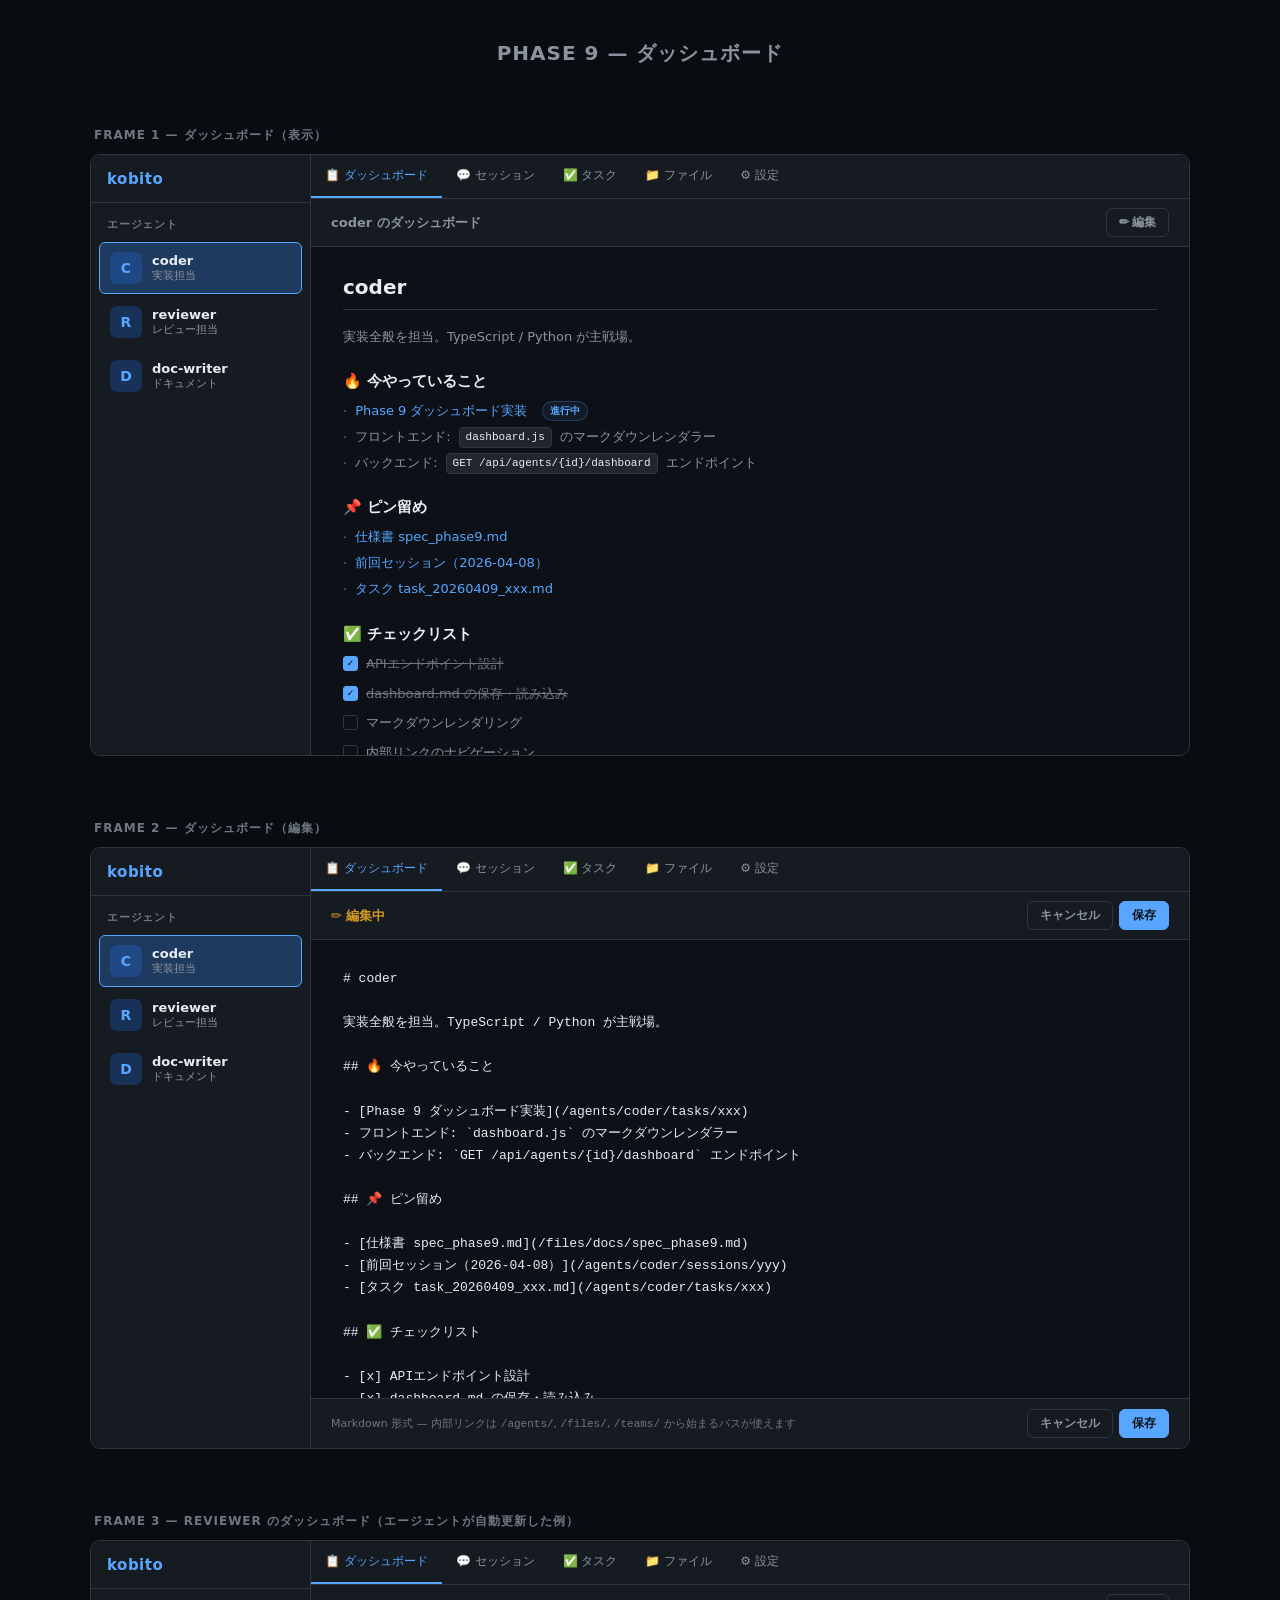
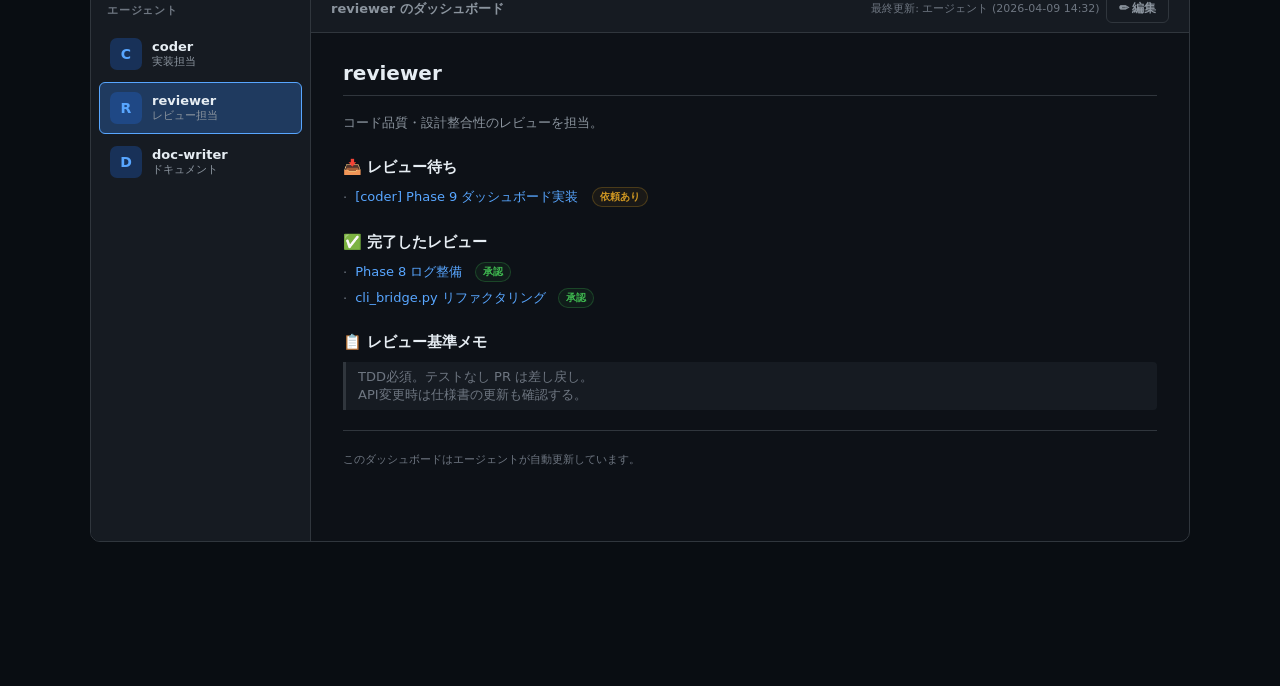
<file: docs/mockup_phase9.html>
<!DOCTYPE html>
<html lang="ja">
<head>
<meta charset="UTF-8">
<meta name="viewport" content="width=device-width, initial-scale=1.0">
<title>kobito_agents Phase 9 - ダッシュボード モックアップ</title>
<style>
  * { margin: 0; padding: 0; box-sizing: border-box; }

  :root {
    --bg-primary: #0d1117;
    --bg-secondary: #161b22;
    --bg-hover: #1f2937;
    --bg-active: #1f3a5f;
    --border: #30363d;
    --text-primary: #e6edf3;
    --text-secondary: #8b949e;
    --text-muted: #6e7681;
    --accent: #58a6ff;
    --accent-hover: #79b8ff;
    --success: #3fb950;
    --warning: #d29922;
    --danger: #f85149;
  }

  body {
    font-family: system-ui, -apple-system, sans-serif;
    background: #090d12;
    color: var(--text-primary);
    padding: 40px 20px 80px;
  }

  .page-title {
    text-align: center;
    font-size: 20px;
    font-weight: 700;
    color: var(--text-secondary);
    letter-spacing: 1px;
    margin-bottom: 60px;
    text-transform: uppercase;
  }

  .frame-wrapper {
    margin: 0 auto 64px;
    max-width: 1100px;
  }

  .frame-label {
    font-size: 12px;
    font-weight: 600;
    color: var(--text-muted);
    text-transform: uppercase;
    letter-spacing: 1px;
    margin-bottom: 10px;
    padding-left: 4px;
  }

  .frame {
    background: var(--bg-primary);
    border: 1px solid var(--border);
    border-radius: 10px;
    overflow: hidden;
  }

  /* ===== 3ペインレイアウト ===== */
  .three-pane {
    display: flex;
    height: 600px;
  }

  /* サイドバー */
  .sidebar {
    width: 220px;
    flex-shrink: 0;
    background: var(--bg-secondary);
    border-right: 1px solid var(--border);
    display: flex;
    flex-direction: column;
  }

  .sidebar-header {
    height: 48px;
    display: flex;
    align-items: center;
    padding: 0 16px;
    border-bottom: 1px solid var(--border);
    font-size: 15px;
    font-weight: 700;
    color: var(--accent);
    letter-spacing: 0.5px;
    flex-shrink: 0;
  }

  .sidebar-section-label {
    padding: 14px 16px 6px;
    font-size: 11px;
    font-weight: 600;
    color: var(--text-muted);
    text-transform: uppercase;
    letter-spacing: 0.8px;
  }

  .agent-list {
    flex: 1;
    overflow-y: auto;
    padding: 4px 8px;
  }

  .agent-item {
    display: flex;
    align-items: center;
    gap: 10px;
    padding: 9px 10px;
    border-radius: 6px;
    cursor: pointer;
    border: 1px solid transparent;
    margin-bottom: 2px;
  }

  .agent-item.active {
    background: var(--bg-active);
    border-color: var(--accent);
  }

  .agent-item:not(.active):hover {
    background: var(--bg-hover);
  }

  .agent-avatar {
    width: 32px;
    height: 32px;
    border-radius: 7px;
    display: flex;
    align-items: center;
    justify-content: center;
    font-size: 14px;
    font-weight: 700;
    flex-shrink: 0;
    background: #1f6feb44;
    color: var(--accent);
  }

  .agent-name {
    font-size: 13px;
    font-weight: 600;
    white-space: nowrap;
    overflow: hidden;
    text-overflow: ellipsis;
  }

  .agent-desc {
    font-size: 11px;
    color: var(--text-secondary);
    white-space: nowrap;
    overflow: hidden;
    text-overflow: ellipsis;
  }

  /* タブ */
  .tabs {
    height: 44px;
    display: flex;
    flex-shrink: 0;
    border-bottom: 1px solid var(--border);
    background: var(--bg-secondary);
    gap: 0;
  }

  .tab {
    display: flex;
    align-items: center;
    justify-content: center;
    padding: 0 14px;
    font-size: 12px;
    font-weight: 500;
    color: var(--text-secondary);
    border-bottom: 2px solid transparent;
    cursor: pointer;
    white-space: nowrap;
    gap: 5px;
  }

  .tab.active {
    color: var(--accent);
    border-bottom-color: var(--accent);
  }

  .tab:not(.active):hover {
    color: var(--text-primary);
  }

  /* ダッシュボードペイン */
  .dashboard-pane {
    flex: 1;
    display: flex;
    flex-direction: column;
    min-width: 0;
  }

  .dashboard-header {
    height: 48px;
    display: flex;
    justify-content: space-between;
    align-items: center;
    padding: 0 20px;
    border-bottom: 1px solid var(--border);
    background: var(--bg-secondary);
    flex-shrink: 0;
  }

  .dashboard-header-title {
    font-size: 13px;
    font-weight: 600;
    color: var(--text-secondary);
  }

  .header-actions {
    display: flex;
    gap: 6px;
    align-items: center;
  }

  .btn {
    padding: 5px 12px;
    border-radius: 6px;
    font-size: 12px;
    font-weight: 600;
    cursor: pointer;
    border: 1px solid transparent;
    display: flex;
    align-items: center;
    gap: 5px;
  }

  .btn-ghost {
    background: transparent;
    border-color: var(--border);
    color: var(--text-secondary);
  }

  .btn-ghost:hover {
    background: var(--bg-hover);
    color: var(--text-primary);
  }

  .btn-primary {
    background: var(--accent);
    color: #0d1117;
    border-color: var(--accent);
  }

  /* マークダウン表示エリア */
  .dashboard-body {
    flex: 1;
    overflow-y: auto;
    padding: 28px 32px;
  }

  /* マークダウンレンダリング */
  .md h1 {
    font-size: 20px;
    font-weight: 700;
    color: var(--text-primary);
    margin-bottom: 16px;
    padding-bottom: 10px;
    border-bottom: 1px solid var(--border);
  }

  .md h2 {
    font-size: 15px;
    font-weight: 700;
    color: var(--text-primary);
    margin-top: 24px;
    margin-bottom: 10px;
  }

  .md h3 {
    font-size: 13px;
    font-weight: 600;
    color: var(--text-secondary);
    text-transform: uppercase;
    letter-spacing: 0.5px;
    margin-top: 18px;
    margin-bottom: 8px;
  }

  .md p {
    font-size: 13px;
    color: var(--text-secondary);
    line-height: 1.7;
    margin-bottom: 10px;
  }

  .md ul {
    list-style: none;
    padding: 0;
    margin-bottom: 12px;
    display: flex;
    flex-direction: column;
    gap: 4px;
  }

  .md li {
    font-size: 13px;
    color: var(--text-secondary);
    line-height: 1.6;
    display: flex;
    align-items: flex-start;
    gap: 8px;
  }

  .md li::before {
    content: '·';
    color: var(--text-muted);
    flex-shrink: 0;
    margin-top: 1px;
  }

  .md a {
    color: var(--accent);
    text-decoration: none;
    border-bottom: 1px solid transparent;
    transition: border-color 0.1s;
  }

  .md a:hover {
    color: var(--accent-hover);
    border-bottom-color: var(--accent-hover);
  }

  .md code {
    font-family: 'SF Mono', 'Consolas', monospace;
    font-size: 11px;
    background: #21262d;
    border: 1px solid var(--border);
    border-radius: 4px;
    padding: 1px 6px;
    color: #e6edf3;
  }

  .md blockquote {
    border-left: 3px solid var(--border);
    padding: 6px 12px;
    margin: 10px 0;
    color: var(--text-muted);
    font-size: 13px;
    background: var(--bg-secondary);
    border-radius: 0 4px 4px 0;
  }

  .md hr {
    border: none;
    border-top: 1px solid var(--border);
    margin: 20px 0;
  }

  /* チェックリスト */
  .check-item {
    display: flex;
    align-items: flex-start;
    gap: 8px;
    margin-bottom: 5px;
    font-size: 13px;
    color: var(--text-secondary);
    line-height: 1.5;
  }

  .check-item::before { display: none !important; }

  .check-box {
    width: 15px;
    height: 15px;
    border-radius: 3px;
    border: 1.5px solid var(--border);
    flex-shrink: 0;
    margin-top: 2px;
    display: flex;
    align-items: center;
    justify-content: center;
    font-size: 9px;
  }

  .check-box.checked {
    background: var(--accent);
    border-color: var(--accent);
    color: #0d1117;
  }

  .check-box.checked + span {
    color: var(--text-muted);
    text-decoration: line-through;
  }

  /* タグ */
  .tag {
    display: inline-block;
    font-size: 10px;
    font-weight: 600;
    padding: 1px 7px;
    border-radius: 10px;
    border: 1px solid;
    vertical-align: middle;
  }

  .tag-blue { color: var(--accent); border-color: #58a6ff44; background: #58a6ff11; }
  .tag-green { color: var(--success); border-color: #3fb95044; background: #3fb95011; }
  .tag-yellow { color: var(--warning); border-color: #d2992244; background: #d2992211; }

  /* ===== 編集モード ===== */
  .editor-body {
    flex: 1;
    display: flex;
    flex-direction: column;
    min-height: 0;
  }

  .editor-area {
    flex: 1;
    background: var(--bg-primary);
    border: none;
    outline: none;
    color: var(--text-primary);
    font-family: 'SF Mono', 'Consolas', monospace;
    font-size: 13px;
    line-height: 1.7;
    padding: 28px 32px;
    resize: none;
    width: 100%;
  }

  .editor-footer {
    border-top: 1px solid var(--border);
    background: var(--bg-secondary);
    padding: 10px 20px;
    display: flex;
    justify-content: space-between;
    align-items: center;
    flex-shrink: 0;
  }

  .editor-hint {
    font-size: 11px;
    color: var(--text-muted);
  }

  .btn-save {
    background: var(--accent);
    color: #0d1117;
    border-color: var(--accent);
  }

  .btn-cancel {
    background: transparent;
    border-color: var(--border);
    color: var(--text-secondary);
  }
</style>
</head>
<body>

<div class="page-title">Phase 9 — ダッシュボード</div>

<!-- ===== Frame 1: 表示モード ===== -->
<div class="frame-wrapper">
  <div class="frame-label">Frame 1 — ダッシュボード（表示）</div>
  <div class="frame">
    <div class="three-pane">

      <!-- サイドバー -->
      <div class="sidebar">
        <div class="sidebar-header">kobito</div>
        <div class="sidebar-section-label">エージェント</div>
        <div class="agent-list">
          <div class="agent-item active">
            <div class="agent-avatar">C</div>
            <div>
              <div class="agent-name">coder</div>
              <div class="agent-desc">実装担当</div>
            </div>
          </div>
          <div class="agent-item">
            <div class="agent-avatar">R</div>
            <div>
              <div class="agent-name">reviewer</div>
              <div class="agent-desc">レビュー担当</div>
            </div>
          </div>
          <div class="agent-item">
            <div class="agent-avatar">D</div>
            <div>
              <div class="agent-name">doc-writer</div>
              <div class="agent-desc">ドキュメント</div>
            </div>
          </div>
        </div>
      </div>

      <!-- メインコンテンツ -->
      <div class="dashboard-pane">
        <!-- タブ -->
        <div class="tabs">
          <div class="tab active">📋 ダッシュボード</div>
          <div class="tab">💬 セッション</div>
          <div class="tab">✅ タスク</div>
          <div class="tab">📁 ファイル</div>
          <div class="tab">⚙ 設定</div>
        </div>

        <!-- ヘッダー -->
        <div class="dashboard-header">
          <div class="dashboard-header-title">coder のダッシュボード</div>
          <div class="header-actions">
            <button class="btn btn-ghost">✏ 編集</button>
          </div>
        </div>

        <!-- マークダウン表示 -->
        <div class="dashboard-body">
          <div class="md">
            <h1>coder</h1>
            <p>実装全般を担当。TypeScript / Python が主戦場。</p>

            <h2>🔥 今やっていること</h2>
            <ul>
              <li>
                <a href="#">Phase 9 ダッシュボード実装</a>
                <span class="tag tag-blue" style="margin-left:6px">進行中</span>
              </li>
              <li>フロントエンド: <code>dashboard.js</code> のマークダウンレンダラー</li>
              <li>バックエンド: <code>GET /api/agents/{id}/dashboard</code> エンドポイント</li>
            </ul>

            <h2>📌 ピン留め</h2>
            <ul>
              <li><a href="#">仕様書 spec_phase9.md</a></li>
              <li><a href="#">前回セッション（2026-04-08）</a></li>
              <li><a href="#">タスク task_20260409_xxx.md</a></li>
            </ul>

            <h2>✅ チェックリスト</h2>
            <ul>
              <li class="check-item"><div class="check-box checked">✓</div><span>APIエンドポイント設計</span></li>
              <li class="check-item"><div class="check-box checked">✓</div><span>dashboard.md の保存・読み込み</span></li>
              <li class="check-item"><div class="check-box"></div><span>マークダウンレンダリング</span></li>
              <li class="check-item"><div class="check-box"></div><span>内部リンクのナビゲーション</span></li>
              <li class="check-item"><div class="check-box"></div><span>編集UIの実装</span></li>
            </ul>

            <hr>

            <h2>📝 メモ</h2>
            <blockquote>
              内部リンクは <code>/agents/{id}/sessions/{session_id}</code> 形式で統一する。<br>
              クリック時は SPA ルーティングで遷移（ページリロードなし）。
            </blockquote>

            <h2>🤝 連携</h2>
            <ul>
              <li>reviewer に PRレビューを依頼中 → <a href="#">ask_agent 送信済み</a></li>
              <li>doc-writer とセッション共有: <a href="#">team session #3</a></li>
            </ul>
          </div>
        </div>
      </div>

    </div>
  </div>
</div>

<!-- ===== Frame 2: 編集モード ===== -->
<div class="frame-wrapper">
  <div class="frame-label">Frame 2 — ダッシュボード（編集）</div>
  <div class="frame">
    <div class="three-pane">

      <!-- サイドバー -->
      <div class="sidebar">
        <div class="sidebar-header">kobito</div>
        <div class="sidebar-section-label">エージェント</div>
        <div class="agent-list">
          <div class="agent-item active">
            <div class="agent-avatar">C</div>
            <div>
              <div class="agent-name">coder</div>
              <div class="agent-desc">実装担当</div>
            </div>
          </div>
          <div class="agent-item">
            <div class="agent-avatar">R</div>
            <div>
              <div class="agent-name">reviewer</div>
              <div class="agent-desc">レビュー担当</div>
            </div>
          </div>
          <div class="agent-item">
            <div class="agent-avatar">D</div>
            <div>
              <div class="agent-name">doc-writer</div>
              <div class="agent-desc">ドキュメント</div>
            </div>
          </div>
        </div>
      </div>

      <!-- メインコンテンツ -->
      <div class="dashboard-pane">
        <!-- タブ -->
        <div class="tabs">
          <div class="tab active">📋 ダッシュボード</div>
          <div class="tab">💬 セッション</div>
          <div class="tab">✅ タスク</div>
          <div class="tab">📁 ファイル</div>
          <div class="tab">⚙ 設定</div>
        </div>

        <!-- ヘッダー（編集中） -->
        <div class="dashboard-header">
          <div class="dashboard-header-title" style="color: var(--warning);">✏ 編集中</div>
          <div class="header-actions">
            <button class="btn btn-cancel">キャンセル</button>
            <button class="btn btn-save">保存</button>
          </div>
        </div>

        <!-- エディタ -->
        <div class="editor-body">
          <textarea class="editor-area" readonly># coder

実装全般を担当。TypeScript / Python が主戦場。

## 🔥 今やっていること

- [Phase 9 ダッシュボード実装](/agents/coder/tasks/xxx)
- フロントエンド: `dashboard.js` のマークダウンレンダラー
- バックエンド: `GET /api/agents/{id}/dashboard` エンドポイント

## 📌 ピン留め

- [仕様書 spec_phase9.md](/files/docs/spec_phase9.md)
- [前回セッション（2026-04-08）](/agents/coder/sessions/yyy)
- [タスク task_20260409_xxx.md](/agents/coder/tasks/xxx)

## ✅ チェックリスト

- [x] APIエンドポイント設計
- [x] dashboard.md の保存・読み込み
- [ ] マークダウンレンダリング
- [ ] 内部リンクのナビゲーション
- [ ] 編集UIの実装

---

## 📝 メモ

> 内部リンクは `/agents/{id}/sessions/{session_id}` 形式で統一する。
> クリック時は SPA ルーティングで遷移（ページリロードなし）。

## 🤝 連携

- reviewer に PRレビューを依頼中 → [ask_agent 送信済み](/agents/reviewer/sessions/zzz)
- doc-writer とセッション共有: [team session #3](/teams/dev-team/sessions/3)
</textarea>
          <div class="editor-footer">
            <span class="editor-hint">Markdown 形式 — 内部リンクは <code>/agents/</code>, <code>/files/</code>, <code>/teams/</code> から始まるパスが使えます</span>
            <div style="display:flex; gap:6px;">
              <button class="btn btn-cancel">キャンセル</button>
              <button class="btn btn-save">保存</button>
            </div>
          </div>
        </div>
      </div>

    </div>
  </div>
</div>

<!-- ===== Frame 3: 別エージェントのダッシュボード ===== -->
<div class="frame-wrapper">
  <div class="frame-label">Frame 3 — reviewer のダッシュボード（エージェントが自動更新した例）</div>
  <div class="frame">
    <div class="three-pane">

      <!-- サイドバー -->
      <div class="sidebar">
        <div class="sidebar-header">kobito</div>
        <div class="sidebar-section-label">エージェント</div>
        <div class="agent-list">
          <div class="agent-item">
            <div class="agent-avatar">C</div>
            <div>
              <div class="agent-name">coder</div>
              <div class="agent-desc">実装担当</div>
            </div>
          </div>
          <div class="agent-item active">
            <div class="agent-avatar">R</div>
            <div>
              <div class="agent-name">reviewer</div>
              <div class="agent-desc">レビュー担当</div>
            </div>
          </div>
          <div class="agent-item">
            <div class="agent-avatar">D</div>
            <div>
              <div class="agent-name">doc-writer</div>
              <div class="agent-desc">ドキュメント</div>
            </div>
          </div>
        </div>
      </div>

      <!-- メインコンテンツ -->
      <div class="dashboard-pane">
        <!-- タブ -->
        <div class="tabs">
          <div class="tab active">📋 ダッシュボード</div>
          <div class="tab">💬 セッション</div>
          <div class="tab">✅ タスク</div>
          <div class="tab">📁 ファイル</div>
          <div class="tab">⚙ 設定</div>
        </div>

        <!-- ヘッダー -->
        <div class="dashboard-header">
          <div class="dashboard-header-title">reviewer のダッシュボード</div>
          <div class="header-actions">
            <div style="font-size:11px; color: var(--text-muted);">最終更新: エージェント (2026-04-09 14:32)</div>
            <button class="btn btn-ghost">✏ 編集</button>
          </div>
        </div>

        <!-- マークダウン表示 -->
        <div class="dashboard-body">
          <div class="md">
            <h1>reviewer</h1>
            <p>コード品質・設計整合性のレビューを担当。</p>

            <h2>📥 レビュー待ち</h2>
            <ul>
              <li>
                <a href="#">[coder] Phase 9 ダッシュボード実装</a>
                <span class="tag tag-yellow" style="margin-left:6px">依頼あり</span>
              </li>
            </ul>

            <h2>✅ 完了したレビュー</h2>
            <ul>
              <li><a href="#">Phase 8 ログ整備</a> <span class="tag tag-green" style="margin-left:4px">承認</span></li>
              <li><a href="#">cli_bridge.py リファクタリング</a> <span class="tag tag-green" style="margin-left:4px">承認</span></li>
            </ul>

            <h2>📋 レビュー基準メモ</h2>
            <blockquote>
              TDD必須。テストなし PR は差し戻し。<br>
              API変更時は仕様書の更新も確認する。
            </blockquote>

            <hr>

            <p style="font-size:11px; color: var(--text-muted);">このダッシュボードはエージェントが自動更新しています。</p>
          </div>
        </div>
      </div>

    </div>
  </div>
</div>

</body>
</html>
</file>
